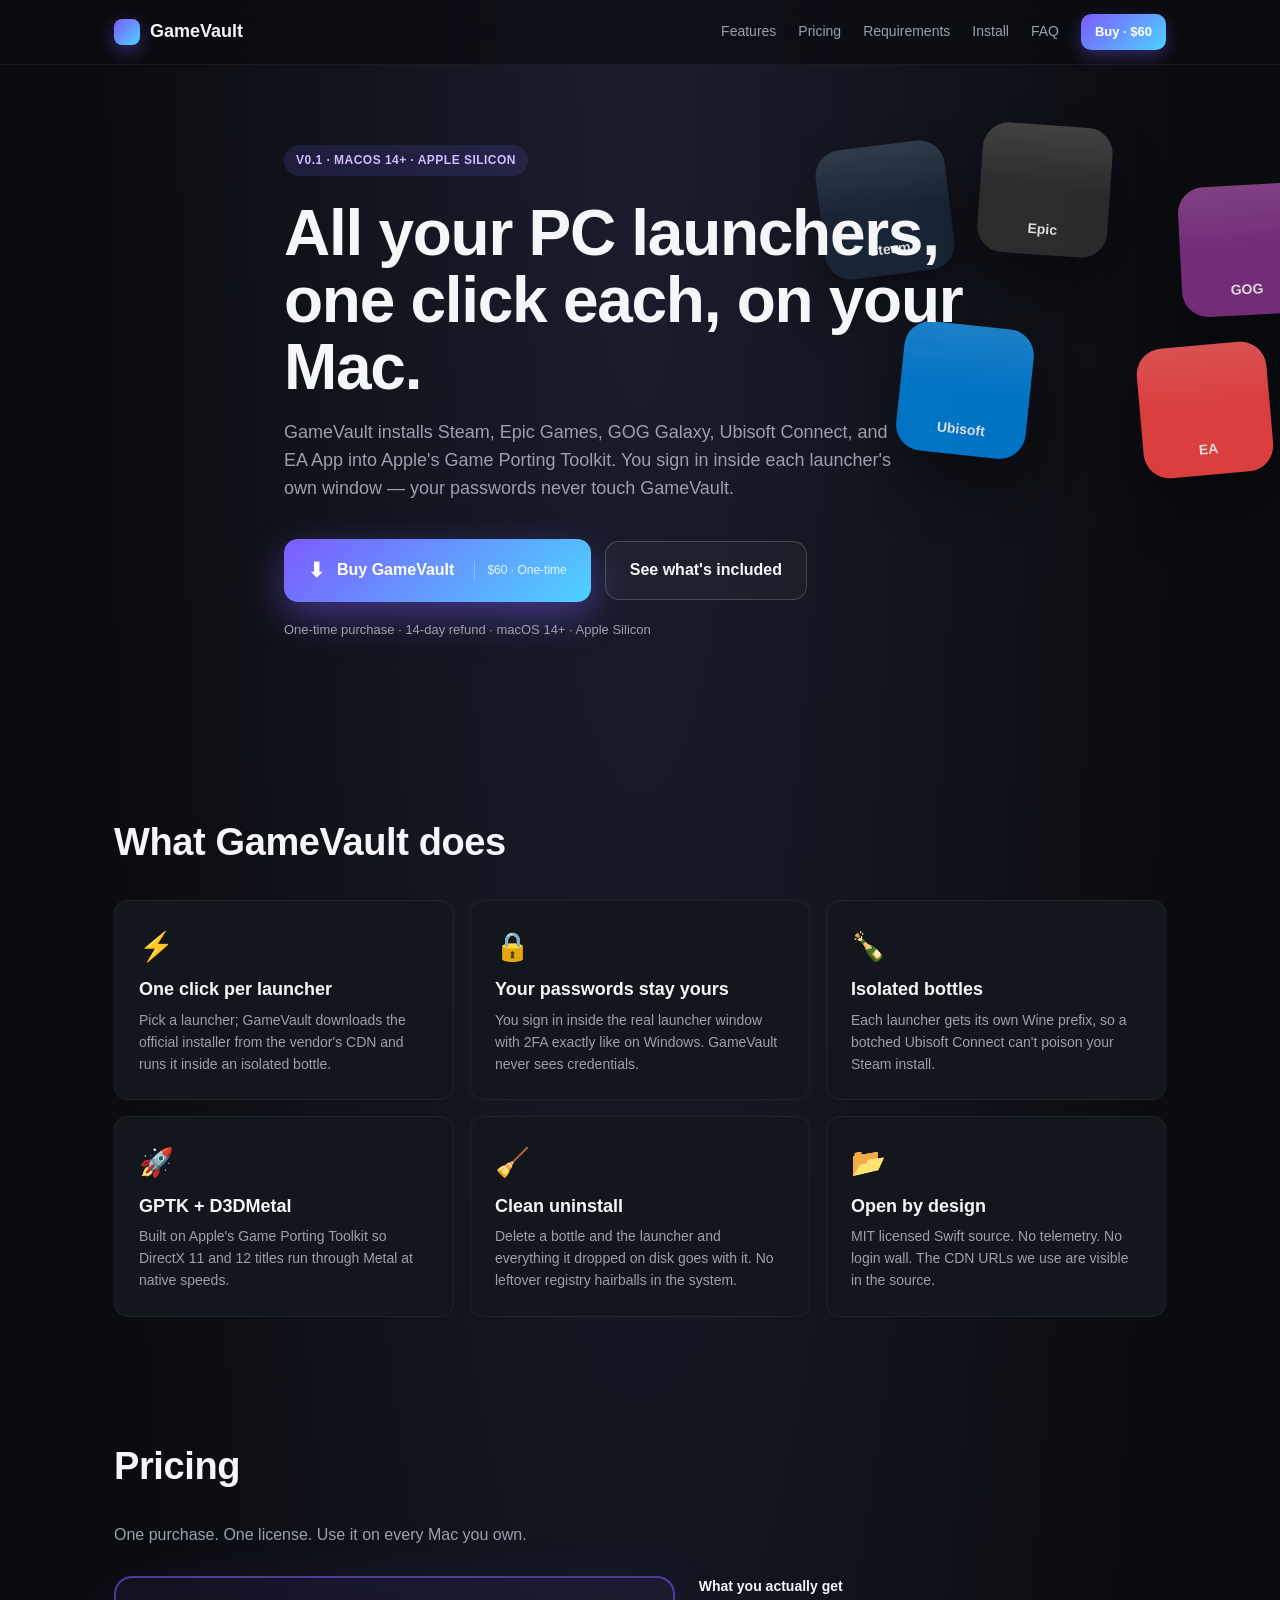
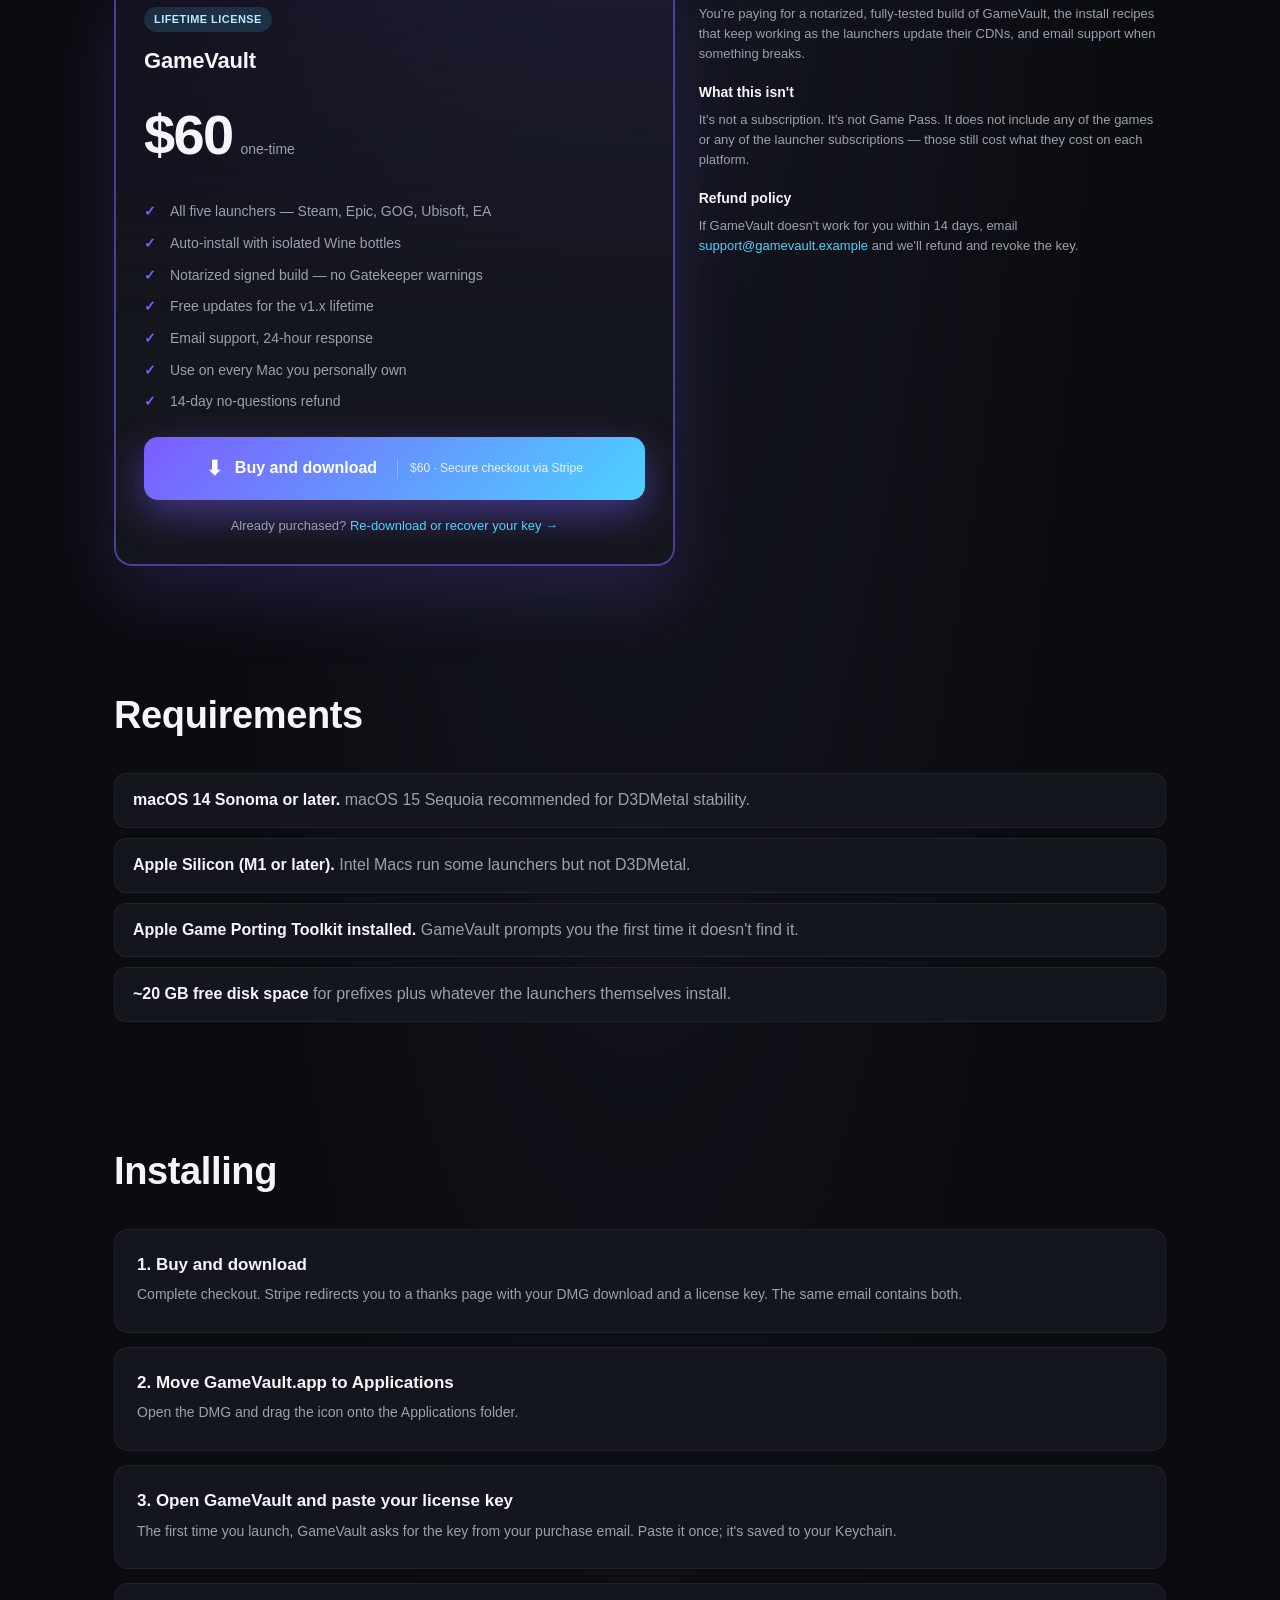
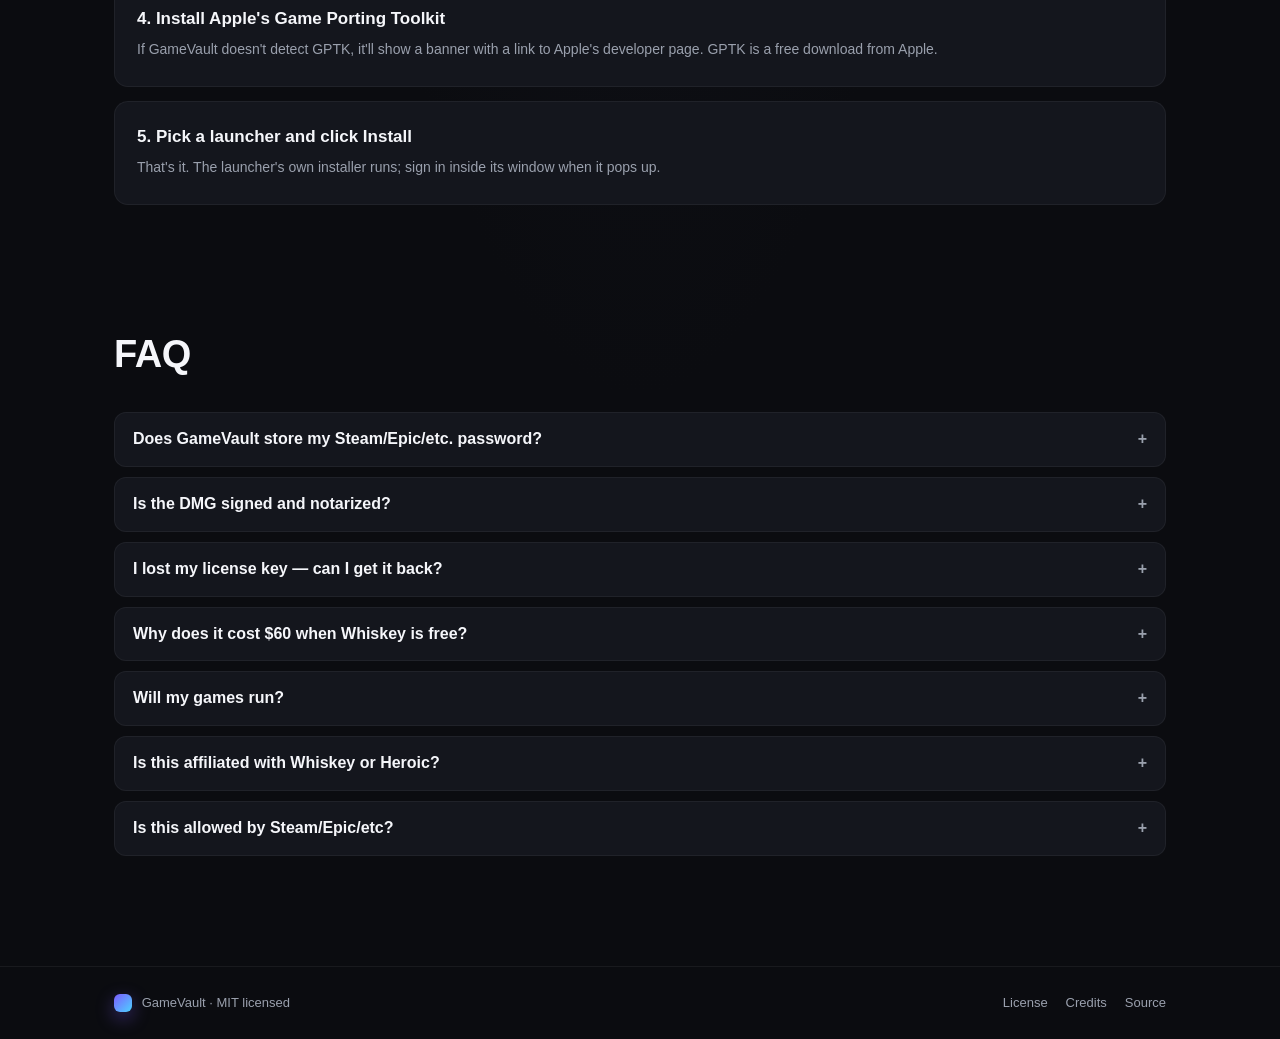
<file: index.html>
<!DOCTYPE html>
<html lang="en">
<head>
    <meta charset="UTF-8">
    <meta name="viewport" content="width=device-width, initial-scale=1.0">
    <title>GameVault — All your PC launchers, on macOS</title>
    <meta name="description" content="GameVault installs Steam, Epic Games, GOG Galaxy, Ubisoft Connect, and EA App into Apple's Game Porting Toolkit so you can play your Windows library on your Mac.">
    <meta property="og:title" content="GameVault">
    <meta property="og:description" content="All five major PC launchers, one click each, on macOS.">
    <link rel="stylesheet" href="styles.css">
</head>
<body>
    <header class="nav">
        <div class="container nav-inner">
            <a href="#" class="brand">
                <span class="brand-mark"></span>
                <span class="brand-text">GameVault</span>
            </a>
            <nav class="nav-links">
                <a href="#features">Features</a>
                <a href="#pricing">Pricing</a>
                <a href="#requirements">Requirements</a>
                <a href="#install">Install</a>
                <a href="#faq">FAQ</a>
                <a class="nav-buy" href="#pricing">Buy · $60</a>
            </nav>
        </div>
    </header>

    <main>
        <section class="hero">
            <div class="container hero-inner">
                <span class="eyebrow">v0.1 · macOS 14+ · Apple Silicon</span>
                <h1>All your PC launchers,<br>one click each, on your Mac.</h1>
                <p class="lede">
                    GameVault installs Steam, Epic Games, GOG Galaxy, Ubisoft Connect, and EA App into Apple's
                    Game Porting Toolkit. You sign in inside each launcher's own window — your passwords never
                    touch GameVault.
                </p>
                <div class="cta-row">
                    <a class="btn btn-primary" href="#pricing">
                        <span class="btn-icon">⬇</span>
                        Buy GameVault
                        <span class="btn-sub">$60 · One-time</span>
                    </a>
                    <a class="btn btn-ghost" href="#features">See what's included</a>
                </div>
                <p class="hero-fineprint">
                    One-time purchase · 14-day refund · macOS 14+ · Apple Silicon
                </p>
            </div>
            <div class="hero-art" aria-hidden="true">
                <div class="bottle bottle-steam"><span>Steam</span></div>
                <div class="bottle bottle-epic"><span>Epic</span></div>
                <div class="bottle bottle-gog"><span>GOG</span></div>
                <div class="bottle bottle-ubi"><span>Ubisoft</span></div>
                <div class="bottle bottle-ea"><span>EA</span></div>
            </div>
        </section>

        <section id="features" class="features">
            <div class="container">
                <h2>What GameVault does</h2>
                <div class="feature-grid">
                    <article class="feature">
                        <div class="feature-icon">⚡</div>
                        <h3>One click per launcher</h3>
                        <p>Pick a launcher; GameVault downloads the official installer from the vendor's CDN and runs it inside an isolated bottle.</p>
                    </article>
                    <article class="feature">
                        <div class="feature-icon">🔒</div>
                        <h3>Your passwords stay yours</h3>
                        <p>You sign in inside the real launcher window with 2FA exactly like on Windows. GameVault never sees credentials.</p>
                    </article>
                    <article class="feature">
                        <div class="feature-icon">🍾</div>
                        <h3>Isolated bottles</h3>
                        <p>Each launcher gets its own Wine prefix, so a botched Ubisoft Connect can't poison your Steam install.</p>
                    </article>
                    <article class="feature">
                        <div class="feature-icon">🚀</div>
                        <h3>GPTK + D3DMetal</h3>
                        <p>Built on Apple's Game Porting Toolkit so DirectX 11 and 12 titles run through Metal at native speeds.</p>
                    </article>
                    <article class="feature">
                        <div class="feature-icon">🧹</div>
                        <h3>Clean uninstall</h3>
                        <p>Delete a bottle and the launcher and everything it dropped on disk goes with it. No leftover registry hairballs in the system.</p>
                    </article>
                    <article class="feature">
                        <div class="feature-icon">📂</div>
                        <h3>Open by design</h3>
                        <p>MIT licensed Swift source. No telemetry. No login wall. The CDN URLs we use are visible in the source.</p>
                    </article>
                </div>
            </div>
        </section>

        <section id="pricing" class="pricing">
            <div class="container">
                <h2>Pricing</h2>
                <p class="section-lede">One purchase. One license. Use it on every Mac you own.</p>
                <div class="pricing-grid">
                    <article class="plan plan-featured">
                        <header class="plan-header">
                            <span class="plan-tag">Lifetime license</span>
                            <h3 class="plan-name">GameVault</h3>
                            <div class="plan-price">
                                <span class="plan-amount">$60</span>
                                <span class="plan-cadence">one-time</span>
                            </div>
                        </header>
                        <ul class="plan-features">
                            <li>All five launchers — Steam, Epic, GOG, Ubisoft, EA</li>
                            <li>Auto-install with isolated Wine bottles</li>
                            <li>Notarized signed build — no Gatekeeper warnings</li>
                            <li>Free updates for the v1.x lifetime</li>
                            <li>Email support, 24-hour response</li>
                            <li>Use on every Mac you personally own</li>
                            <li>14-day no-questions refund</li>
                        </ul>
                        <a class="btn btn-primary btn-block" href="https://buy.stripe.com/REPLACE_WITH_YOUR_PAYMENT_LINK">
                            <span class="btn-icon">⬇</span>
                            Buy and download
                            <span class="btn-sub">$60 · Secure checkout via Stripe</span>
                        </a>
                        <p class="plan-fineprint">
                            Already purchased?
                            <a href="thanks.html">Re-download or recover your key →</a>
                        </p>
                    </article>
                    <aside class="plan-sidecar">
                        <h4>What you actually get</h4>
                        <p>You're paying for a notarized, fully-tested build of GameVault, the install recipes that keep working as the launchers update their CDNs, and email support when something breaks.</p>
                        <h4>What this isn't</h4>
                        <p>It's not a subscription. It's not Game Pass. It does not include any of the games or any of the launcher subscriptions — those still cost what they cost on each platform.</p>
                        <h4>Refund policy</h4>
                        <p>If GameVault doesn't work for you within 14 days, email <a href="mailto:support@gamevault.example">support@gamevault.example</a> and we'll refund and revoke the key.</p>
                    </aside>
                </div>
            </div>
        </section>

        <section id="requirements" class="requirements">
            <div class="container">
                <h2>Requirements</h2>
                <ul class="req-list">
                    <li><strong>macOS 14 Sonoma or later.</strong> macOS 15 Sequoia recommended for D3DMetal stability.</li>
                    <li><strong>Apple Silicon (M1 or later).</strong> Intel Macs run some launchers but not D3DMetal.</li>
                    <li><strong>Apple Game Porting Toolkit installed.</strong> GameVault prompts you the first time it doesn't find it.</li>
                    <li><strong>~20 GB free disk space</strong> for prefixes plus whatever the launchers themselves install.</li>
                </ul>
            </div>
        </section>

        <section id="install" class="install">
            <div class="container">
                <h2>Installing</h2>
                <ol class="steps">
                    <li>
                        <h3>1. Buy and download</h3>
                        <p>Complete checkout. Stripe redirects you to a thanks page with your DMG download and a license key. The same email contains both.</p>
                    </li>
                    <li>
                        <h3>2. Move GameVault.app to Applications</h3>
                        <p>Open the DMG and drag the icon onto the Applications folder.</p>
                    </li>
                    <li>
                        <h3>3. Open GameVault and paste your license key</h3>
                        <p>The first time you launch, GameVault asks for the key from your purchase email. Paste it once; it's saved to your Keychain.</p>
                    </li>
                    <li>
                        <h3>4. Install Apple's Game Porting Toolkit</h3>
                        <p>If GameVault doesn't detect GPTK, it'll show a banner with a link to Apple's developer page. GPTK is a free download from Apple.</p>
                    </li>
                    <li>
                        <h3>5. Pick a launcher and click Install</h3>
                        <p>That's it. The launcher's own installer runs; sign in inside its window when it pops up.</p>
                    </li>
                </ol>
            </div>
        </section>

        <section id="faq" class="faq">
            <div class="container">
                <h2>FAQ</h2>
                <details>
                    <summary>Does GameVault store my Steam/Epic/etc. password?</summary>
                    <p>No. You sign in inside the launcher's own window, the same way you would on Windows. GameVault has no login form and no credential store.</p>
                </details>
                <details>
                    <summary>Is the DMG signed and notarized?</summary>
                    <p>Yes. The paid build is signed with our Apple Developer ID and notarized by Apple, so there's no Gatekeeper warning on first open.</p>
                </details>
                <details>
                    <summary>I lost my license key — can I get it back?</summary>
                    <p>Open <a href="thanks.html">the recovery page</a> and enter the email you bought with. We'll re-send your key. If your account is in good standing the same key works on every Mac you personally own.</p>
                </details>
                <details>
                    <summary>Why does it cost $60 when Whiskey is free?</summary>
                    <p>Whiskey is great and you should consider it. GameVault charges for: a notarized one-click build, automated install recipes for all five launchers (kept up to date as the vendors change CDNs), per-launcher prefix tweaks so EA App and Ubisoft Connect don't fight you, and email support when a launcher breaks. If none of that is worth $60 to you, Whiskey is the right tool.</p>
                </details>
                <details>
                    <summary>Will my games run?</summary>
                    <p>Most DirectX 11/12 titles work through GPTK. Anti-cheat heavy games (Valorant, Fortnite chapter-restricted modes, Call of Duty multiplayer) do not — that's a launcher and anti-cheat issue, not a GameVault issue.</p>
                </details>
                <details>
                    <summary>Is this affiliated with Whiskey or Heroic?</summary>
                    <p>No. GameVault was inspired by both projects but shares no code with either. See <a href="CREDITS.md">CREDITS.md</a> for full attributions.</p>
                </details>
                <details>
                    <summary>Is this allowed by Steam/Epic/etc?</summary>
                    <p>Running the official launcher under Wine is something each platform tolerates to varying degrees, but none ban the practice. GameVault deliberately doesn't automate logins or scrape platform APIs, which is where you get into ToS trouble.</p>
                </details>
            </div>
        </section>
    </main>

    <footer>
        <div class="container footer-inner">
            <div>
                <span class="brand-mark small"></span>
                <span>GameVault · MIT licensed</span>
            </div>
            <nav class="footer-links">
                <a href="LICENSE">License</a>
                <a href="CREDITS.md">Credits</a>
                <a href="https://github.com/">Source</a>
            </nav>
        </div>
    </footer>
</body>
</html>
</file>
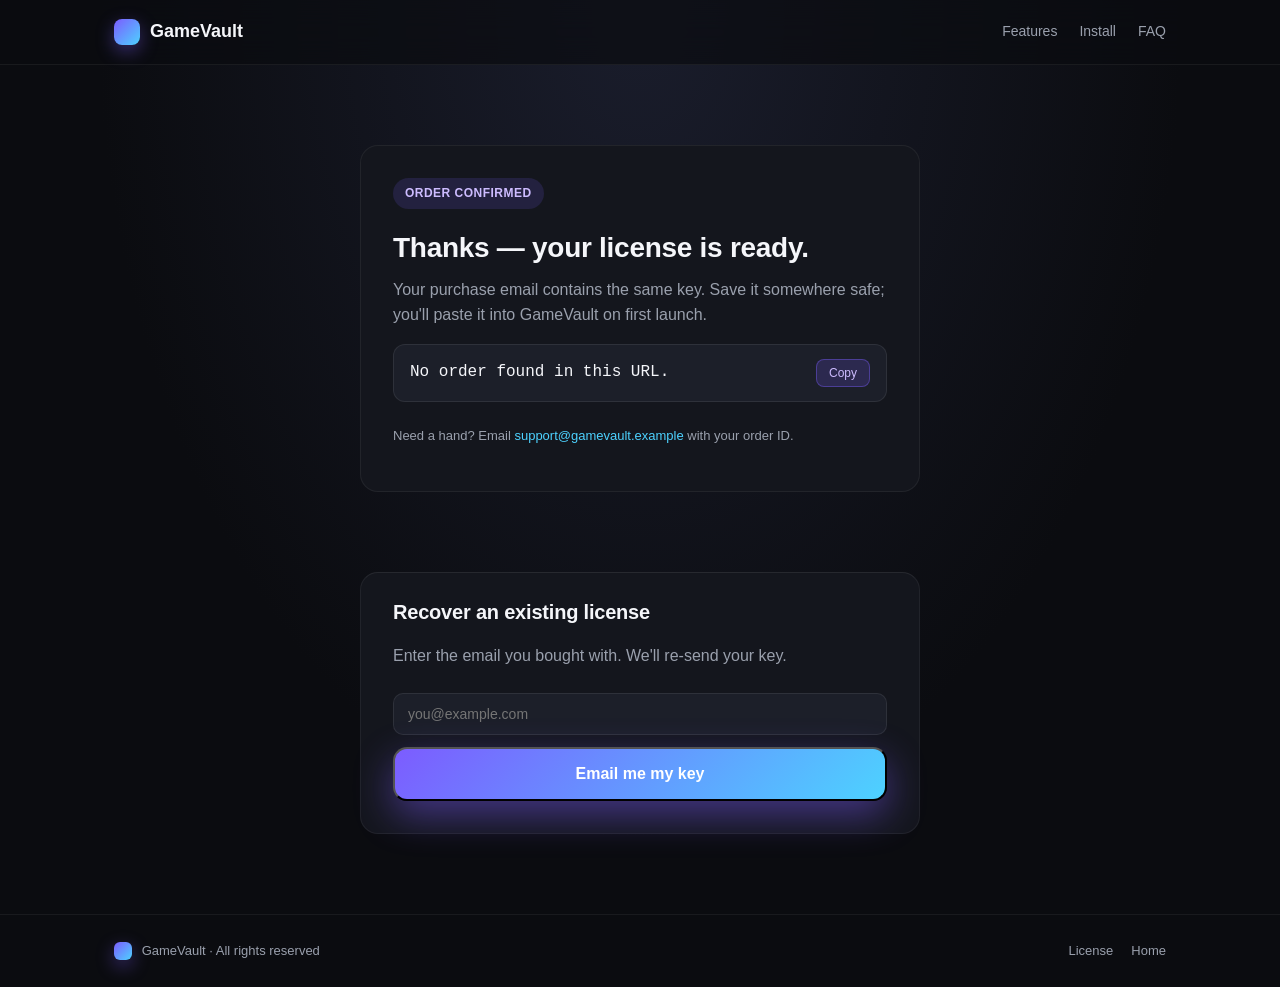
<file: thanks.html>
<!DOCTYPE html>
<html lang="en">
<head>
    <meta charset="UTF-8">
    <meta name="viewport" content="width=device-width, initial-scale=1.0">
    <title>Thank you — GameVault</title>
    <meta name="robots" content="noindex">
    <link rel="stylesheet" href="styles.css">
    <style>
        /* Page-local styles for the thanks/recovery flow. */
        .thanks-card {
            max-width: 560px;
            margin: 80px auto;
            padding: 32px;
            background: var(--surface);
            border: 1px solid rgba(255,255,255,0.06);
            border-radius: 18px;
        }
        .thanks-card h1 { font-size: 28px; margin: 0 0 12px; letter-spacing: -0.01em; }
        .thanks-card p { color: var(--muted); }
        .key-box {
            display: flex;
            align-items: center;
            justify-content: space-between;
            background: var(--surface-2);
            border: 1px solid rgba(255,255,255,0.08);
            border-radius: 12px;
            padding: 14px 16px;
            font-family: ui-monospace, SFMono-Regular, Menlo, monospace;
            margin: 16px 0 24px;
            user-select: all;
            word-break: break-all;
        }
        .key-actions { display: flex; gap: 8px; }
        .pill-btn {
            background: rgba(124,92,255,0.18);
            border: 1px solid rgba(124,92,255,0.4);
            color: #cdbcff;
            padding: 6px 12px;
            border-radius: 8px;
            font-size: 12px;
            cursor: pointer;
        }
        .pill-btn:hover { background: rgba(124,92,255,0.28); }
        .recovery {
            margin-top: 32px;
            padding-top: 24px;
            border-top: 1px solid rgba(255,255,255,0.08);
        }
        .recovery input {
            width: 100%;
            padding: 12px 14px;
            border-radius: 10px;
            background: var(--surface-2);
            border: 1px solid rgba(255,255,255,0.08);
            color: var(--text);
            font-size: 14px;
            margin: 8px 0 12px;
        }
        .status { font-size: 13px; margin-top: 8px; }
        .status.ok { color: #6cd49b; }
        .status.err { color: #ff7676; }
        .hidden { display: none; }
    </style>
</head>
<body>
    <header class="nav">
        <div class="container nav-inner">
            <a href="index.html" class="brand">
                <span class="brand-mark"></span>
                <span class="brand-text">GameVault</span>
            </a>
            <nav class="nav-links">
                <a href="index.html#features">Features</a>
                <a href="index.html#install">Install</a>
                <a href="index.html#faq">FAQ</a>
            </nav>
        </div>
    </header>

    <main>
        <section class="thanks-card" id="thanks-purchase">
            <span class="eyebrow">Order confirmed</span>
            <h1>Thanks — your license is ready.</h1>
            <p>Your purchase email contains the same key. Save it somewhere safe; you'll paste it into GameVault on first launch.</p>

            <div class="key-box">
                <span id="license-key">Loading your key…</span>
                <div class="key-actions">
                    <button class="pill-btn" id="copy-key">Copy</button>
                </div>
            </div>

            <a class="btn btn-primary btn-block" id="download-link" href="#" download>
                <span class="btn-icon">⬇</span>
                Download GameVault.dmg
                <span class="btn-sub">macOS 14+ · Apple Silicon</span>
            </a>

            <p style="margin-top: 18px; font-size: 13px;">
                Need a hand? Email <a href="mailto:support@gamevault.example">support@gamevault.example</a> with your order ID.
            </p>
        </section>

        <section class="thanks-card recovery" id="recovery-card">
            <h2 style="font-size: 20px; margin: 0 0 8px;">Recover an existing license</h2>
            <p>Enter the email you bought with. We'll re-send your key.</p>
            <input type="email" id="recovery-email" placeholder="you@example.com" autocomplete="email">
            <button class="btn btn-primary btn-block" id="recovery-submit">Email me my key</button>
            <p class="status hidden" id="recovery-status"></p>
        </section>
    </main>

    <footer>
        <div class="container footer-inner">
            <div>
                <span class="brand-mark small"></span>
                <span>GameVault · All rights reserved</span>
            </div>
            <nav class="footer-links">
                <a href="LICENSE">License</a>
                <a href="index.html">Home</a>
            </nav>
        </div>
    </footer>

    <script>
        // Stripe will redirect users here with ?session_id=cs_xxx after a successful Checkout.
        // This page calls our server endpoint to:
        //   1. verify the session is real and paid
        //   2. mint (or fetch) a license key bound to that session
        //   3. return a single-use signed download URL for the DMG
        // The endpoint is a small Cloudflare Worker (or any backend) that talks to the Stripe API
        // with your secret key. Never embed the secret key here.
        const params = new URLSearchParams(location.search);
        const sessionId = params.get('session_id');

        const API_BASE = 'https://api.gamevault.example'; // replace with your deployed worker URL.

        const keyEl = document.getElementById('license-key');
        const dlEl = document.getElementById('download-link');
        const copyBtn = document.getElementById('copy-key');

        async function loadOrder() {
            if (!sessionId) {
                keyEl.textContent = 'No order found in this URL.';
                dlEl.classList.add('hidden');
                return;
            }
            try {
                const res = await fetch(`${API_BASE}/orders/${encodeURIComponent(sessionId)}`);
                if (!res.ok) throw new Error('order lookup failed');
                const data = await res.json();
                keyEl.textContent = data.licenseKey;
                dlEl.href = data.downloadUrl;
            } catch (e) {
                keyEl.textContent = 'We could not load your order. Email support@gamevault.example.';
                dlEl.classList.add('hidden');
            }
        }

        copyBtn.addEventListener('click', async () => {
            try {
                await navigator.clipboard.writeText(keyEl.textContent);
                copyBtn.textContent = 'Copied';
                setTimeout(() => { copyBtn.textContent = 'Copy'; }, 1500);
            } catch (_) {}
        });

        document.getElementById('recovery-submit').addEventListener('click', async () => {
            const email = document.getElementById('recovery-email').value.trim();
            const status = document.getElementById('recovery-status');
            status.classList.remove('hidden', 'ok', 'err');
            if (!email) { status.classList.add('err'); status.textContent = 'Please enter an email.'; return; }
            try {
                const res = await fetch(`${API_BASE}/recover`, {
                    method: 'POST',
                    headers: { 'Content-Type': 'application/json' },
                    body: JSON.stringify({ email })
                });
                if (!res.ok) throw new Error();
                status.classList.add('ok');
                status.textContent = 'If we have a record of that email, your key is on its way.';
            } catch (_) {
                status.classList.add('err');
                status.textContent = 'Something went wrong. Try again or email support.';
            }
        });

        loadOrder();
    </script>
</body>
</html>
</file>
<file: styles.css>
:root {
    --bg: #0b0c10;
    --surface: #14161d;
    --surface-2: #1c1f29;
    --text: #f5f6fa;
    --muted: #9aa0ad;
    --accent: #7c5cff;
    --accent-2: #4dd2ff;
    --steam: #1b2838;
    --epic: #313131;
    --gog: #86328a;
    --ubi: #0085e2;
    --ea: #ff4747;
    --radius: 14px;
    --container: 1100px;
}

* { box-sizing: border-box; }

html, body { margin: 0; padding: 0; }

body {
    font-family: -apple-system, BlinkMacSystemFont, "SF Pro Text", "Helvetica Neue", Arial, sans-serif;
    background: radial-gradient(ellipse at top, #1a1d2c 0%, var(--bg) 60%);
    color: var(--text);
    line-height: 1.55;
    min-height: 100vh;
}

.container {
    max-width: var(--container);
    margin: 0 auto;
    padding: 0 24px;
}

a { color: var(--accent-2); text-decoration: none; }
a:hover { text-decoration: underline; }

/* nav */
.nav {
    position: sticky;
    top: 0;
    backdrop-filter: blur(18px);
    background: rgba(11, 12, 16, 0.7);
    border-bottom: 1px solid rgba(255,255,255,0.06);
    z-index: 10;
}
.nav-inner {
    display: flex;
    align-items: center;
    justify-content: space-between;
    height: 64px;
}
.brand {
    display: flex;
    align-items: center;
    gap: 10px;
    color: var(--text);
    font-weight: 600;
    font-size: 18px;
}
.brand:hover { text-decoration: none; }
.brand-mark {
    width: 26px;
    height: 26px;
    border-radius: 8px;
    background: linear-gradient(135deg, var(--accent), var(--accent-2));
    box-shadow: 0 6px 18px rgba(124, 92, 255, 0.4);
}
.brand-mark.small { width: 18px; height: 18px; border-radius: 6px; display: inline-block; vertical-align: middle; margin-right: 6px;}
.nav-links { display: flex; gap: 22px; align-items: center; }
.nav-links a { color: var(--muted); font-size: 14px; }
.nav-links a:hover { color: var(--text); text-decoration: none; }
.nav-link-muted { opacity: 0.7; }
.nav-buy {
    background: linear-gradient(135deg, var(--accent), var(--accent-2));
    color: white !important;
    padding: 8px 14px;
    border-radius: 10px;
    font-weight: 600 !important;
    font-size: 13px !important;
    box-shadow: 0 6px 16px rgba(124,92,255,0.35);
}
.nav-buy:hover { text-decoration: none; transform: translateY(-1px); }

/* hero */
.hero {
    position: relative;
    overflow: hidden;
    padding: 80px 0 100px;
}
.hero-inner { position: relative; z-index: 2; max-width: 760px; }
.eyebrow {
    display: inline-block;
    padding: 6px 12px;
    border-radius: 999px;
    background: rgba(124, 92, 255, 0.15);
    color: #cdbcff;
    font-size: 12px;
    letter-spacing: 0.04em;
    text-transform: uppercase;
    font-weight: 600;
    margin-bottom: 24px;
}
h1 {
    font-size: clamp(38px, 6vw, 64px);
    line-height: 1.05;
    letter-spacing: -0.02em;
    font-weight: 700;
    margin: 0 0 18px;
}
.lede { font-size: 18px; color: var(--muted); max-width: 620px; }
.cta-row {
    margin: 36px 0 16px;
    display: flex;
    gap: 14px;
    align-items: center;
    flex-wrap: wrap;
}
.btn {
    display: inline-flex;
    align-items: center;
    gap: 12px;
    padding: 16px 24px;
    border-radius: var(--radius);
    font-weight: 600;
    font-size: 16px;
    transition: transform 0.15s ease, box-shadow 0.15s ease;
}
.btn:hover { text-decoration: none; transform: translateY(-1px); }
.btn-primary {
    background: linear-gradient(135deg, var(--accent), var(--accent-2));
    color: white;
    box-shadow: 0 14px 38px rgba(124, 92, 255, 0.45);
}
.btn-primary .btn-icon { font-size: 20px; }
.btn-primary .btn-sub {
    font-weight: 400;
    font-size: 12px;
    opacity: 0.85;
    margin-left: 8px;
    padding-left: 12px;
    border-left: 1px solid rgba(255,255,255,0.35);
}
.btn-ghost {
    color: var(--text);
    border: 1px solid rgba(255,255,255,0.18);
    background: rgba(255,255,255,0.03);
}
.hero-fineprint { color: var(--muted); font-size: 13px; margin-top: 18px; }

.hero-art {
    position: absolute;
    top: 60px;
    right: -60px;
    width: 520px;
    height: 480px;
    z-index: 1;
    opacity: 0.85;
    pointer-events: none;
}
.bottle {
    position: absolute;
    width: 130px;
    height: 130px;
    border-radius: 26px;
    display: flex;
    align-items: flex-end;
    justify-content: center;
    padding: 14px;
    color: white;
    font-weight: 600;
    font-size: 14px;
    box-shadow: 0 30px 60px rgba(0,0,0,0.45);
    transform: rotate(var(--rot, -4deg));
}
.bottle::after {
    content: "";
    position: absolute;
    inset: 0;
    border-radius: inherit;
    background: linear-gradient(180deg, rgba(255,255,255,0.12), transparent 50%);
}
.bottle-steam { background: var(--steam); top: 20px; left: 0; --rot: -7deg; }
.bottle-epic  { background: var(--epic); top: 0; left: 160px; --rot: 4deg; }
.bottle-gog   { background: var(--gog); top: 60px; right: 30px; --rot: -3deg; }
.bottle-ubi   { background: var(--ubi); top: 200px; left: 80px; --rot: 6deg; }
.bottle-ea    { background: var(--ea); top: 220px; right: 70px; --rot: -5deg; }
@media (max-width: 900px) { .hero-art { display: none; } }

/* sections */
section h2 {
    font-size: clamp(28px, 4vw, 38px);
    letter-spacing: -0.01em;
    margin: 0 0 28px;
}

.features { padding: 60px 0; }
.feature-grid {
    display: grid;
    grid-template-columns: repeat(auto-fit, minmax(260px, 1fr));
    gap: 16px;
}
.feature {
    background: var(--surface);
    border: 1px solid rgba(255,255,255,0.05);
    border-radius: var(--radius);
    padding: 24px;
    transition: border-color 0.15s ease, transform 0.15s ease;
}
.feature:hover { border-color: rgba(124,92,255,0.4); transform: translateY(-2px); }
.feature h3 { font-size: 18px; margin: 8px 0 6px; }
.feature p { color: var(--muted); margin: 0; font-size: 14px; }
.feature-icon { font-size: 28px; }

.pricing { padding: 60px 0; }
.section-lede { color: var(--muted); margin: 0 0 28px; font-size: 16px; }
.pricing-grid {
    display: grid;
    grid-template-columns: 1.2fr 1fr;
    gap: 24px;
}
@media (max-width: 820px) { .pricing-grid { grid-template-columns: 1fr; } }
.plan {
    background: var(--surface);
    border: 1px solid rgba(255,255,255,0.06);
    border-radius: 18px;
    padding: 28px;
}
.plan-featured {
    border: 2px solid rgba(124,92,255,0.55);
    box-shadow: 0 30px 70px rgba(124,92,255,0.18);
    background: linear-gradient(180deg, rgba(124,92,255,0.08), var(--surface) 60%);
}
.plan-tag {
    display: inline-block;
    padding: 4px 10px;
    border-radius: 999px;
    background: rgba(77,210,255,0.15);
    color: #b9eaff;
    font-size: 11px;
    letter-spacing: 0.04em;
    text-transform: uppercase;
    font-weight: 600;
    margin-bottom: 12px;
}
.plan-name { font-size: 22px; margin: 0 0 14px; letter-spacing: -0.01em; }
.plan-price { display: flex; align-items: baseline; gap: 8px; margin-bottom: 22px; }
.plan-amount { font-size: 56px; font-weight: 700; letter-spacing: -0.03em; }
.plan-cadence { color: var(--muted); font-size: 14px; }
.plan-features { list-style: none; padding: 0; margin: 0 0 24px; display: grid; gap: 10px; }
.plan-features li {
    padding-left: 26px;
    position: relative;
    color: var(--muted);
    font-size: 14px;
}
.plan-features li::before {
    content: "✓";
    position: absolute;
    left: 0;
    top: 0;
    color: var(--accent);
    font-weight: 700;
}
.btn-block { width: 100%; justify-content: center; }
.plan-fineprint { font-size: 13px; color: var(--muted); margin: 16px 0 0; text-align: center; }
.plan-fineprint a { color: var(--accent-2); }
.plan-sidecar h4 { font-size: 14px; margin: 0 0 6px; color: var(--text); }
.plan-sidecar p { font-size: 13px; color: var(--muted); margin: 0 0 18px; }

.requirements { padding: 60px 0; }
.req-list { list-style: none; padding: 0; margin: 0; display: grid; gap: 10px; }
.req-list li {
    background: var(--surface);
    padding: 14px 18px;
    border-radius: 12px;
    border: 1px solid rgba(255,255,255,0.05);
    color: var(--muted);
}
.req-list strong { color: var(--text); }

.install { padding: 60px 0; }
.steps { list-style: none; padding: 0; margin: 0; counter-reset: step; display: grid; gap: 14px; }
.steps li {
    background: var(--surface);
    padding: 22px;
    border-radius: var(--radius);
    border: 1px solid rgba(255,255,255,0.05);
}
.steps h3 { margin: 0 0 6px; font-size: 17px; }
.steps p { margin: 0 0 4px; color: var(--muted); font-size: 14px; }
.steps code {
    background: var(--surface-2);
    padding: 2px 6px;
    border-radius: 6px;
    font-size: 13px;
}
.muted { color: var(--muted); font-size: 13px; }

.faq { padding: 60px 0 100px; }
.faq details {
    background: var(--surface);
    border: 1px solid rgba(255,255,255,0.05);
    border-radius: 12px;
    padding: 14px 18px;
    margin-bottom: 10px;
}
.faq summary {
    cursor: pointer;
    font-weight: 600;
    list-style: none;
    display: flex;
    justify-content: space-between;
}
.faq summary::after { content: "+"; color: var(--muted); }
.faq details[open] summary::after { content: "−"; }
.faq details p { color: var(--muted); margin: 10px 0 0; font-size: 14px; }

footer {
    border-top: 1px solid rgba(255,255,255,0.06);
    padding: 26px 0;
    color: var(--muted);
    font-size: 13px;
}
.footer-inner {
    display: flex;
    justify-content: space-between;
    align-items: center;
    flex-wrap: wrap;
    gap: 12px;
}
.footer-links { display: flex; gap: 18px; }
.footer-links a { color: var(--muted); }
.footer-links a:hover { color: var(--text); }
</file>
